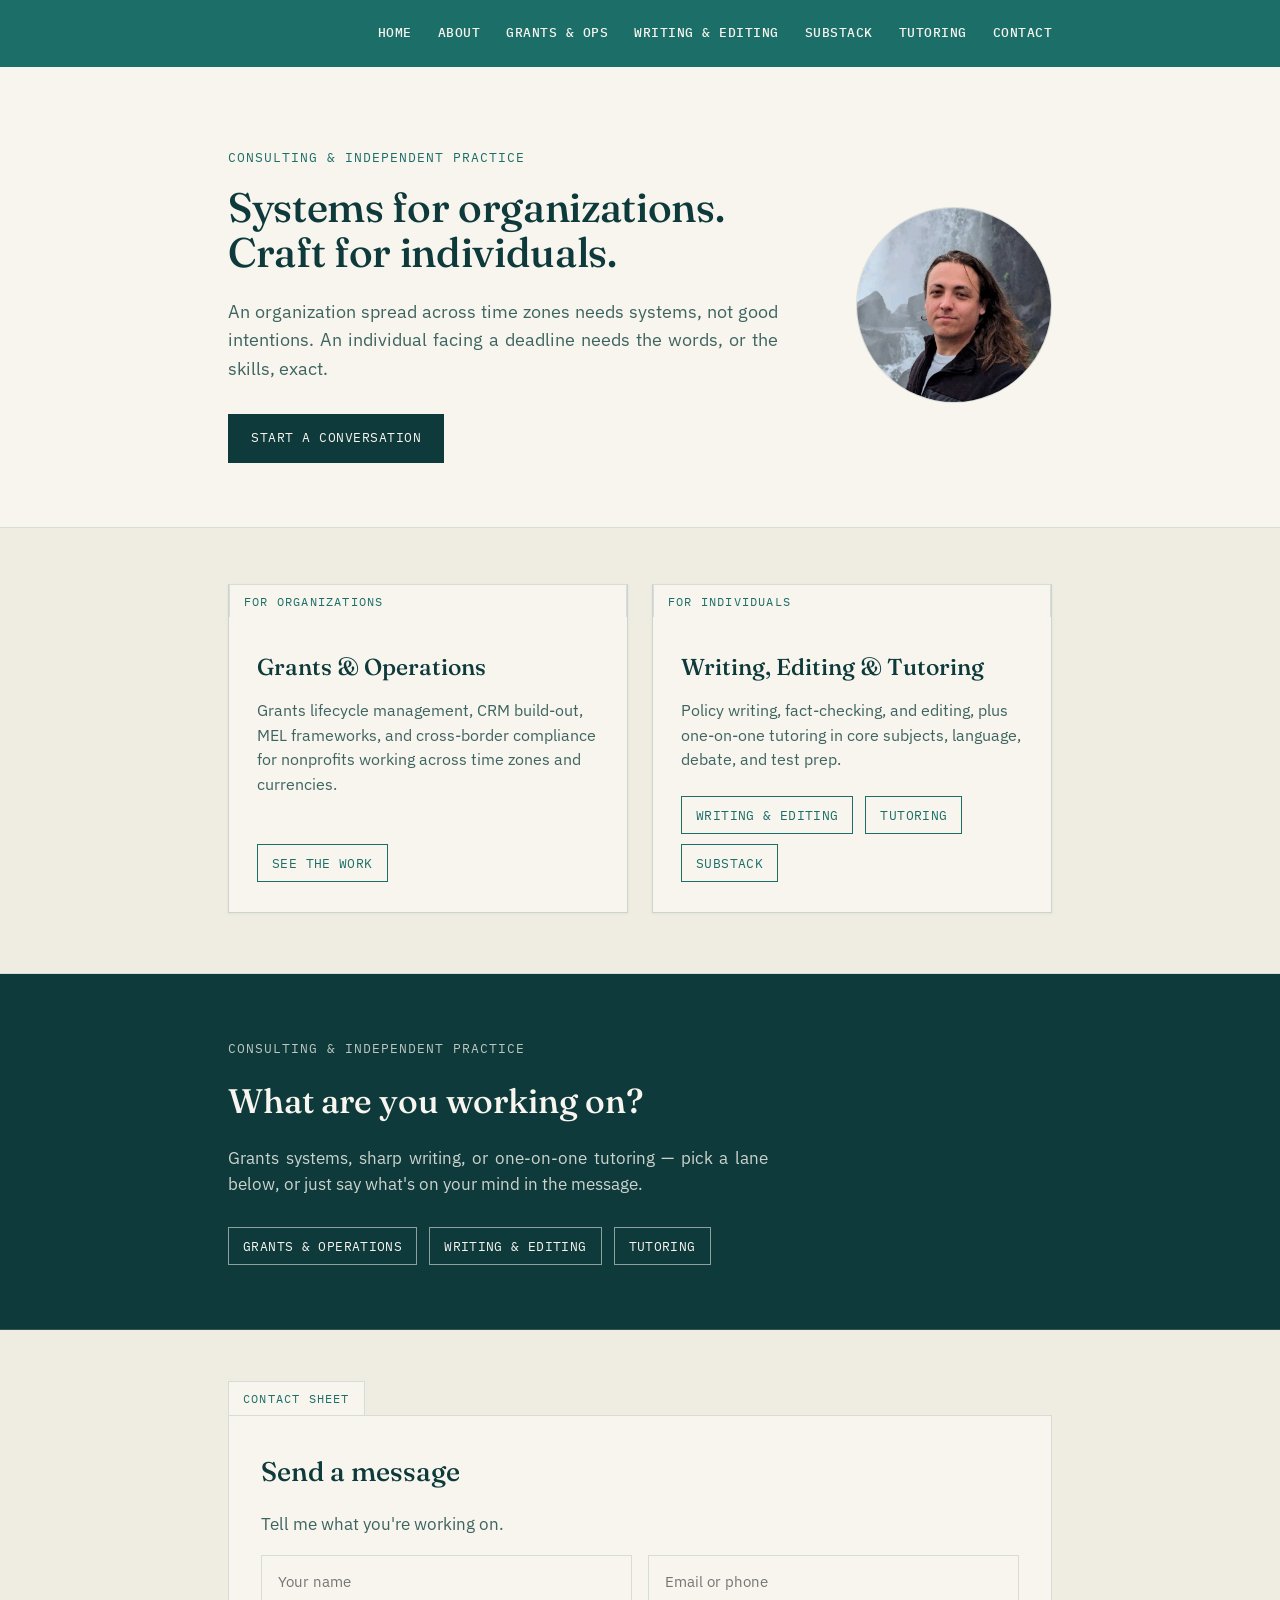
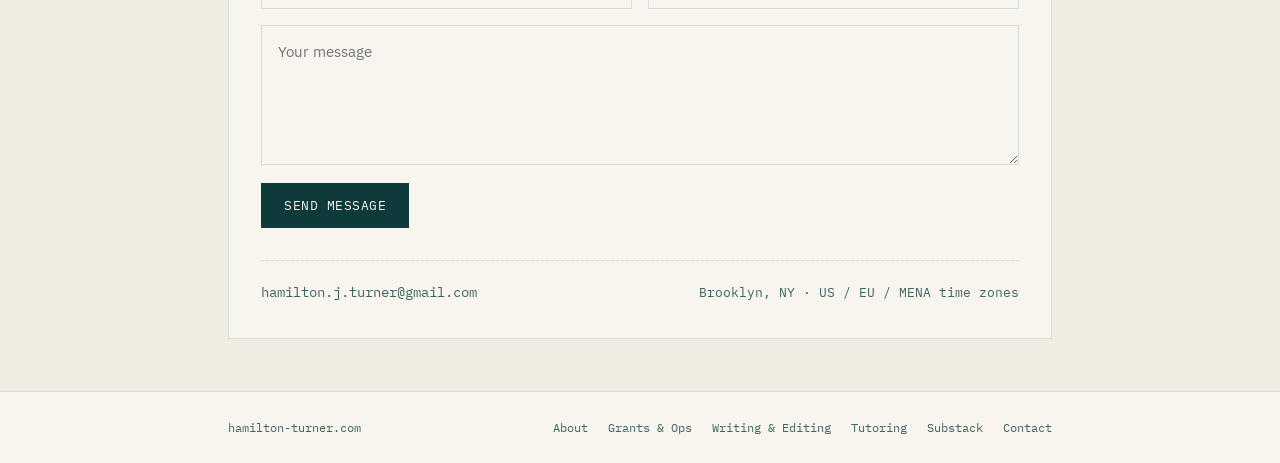
<file: index.html>
<!DOCTYPE html>
<html lang="en">
<head>
<meta charset="UTF-8">
<meta name="viewport" content="width=device-width, initial-scale=1.0">
<title>Hamilton Turner | Grants &amp; Operations, Writing, Editing, Tutoring</title>
<meta name="description" content="Grants and operations infrastructure for cross-border nonprofits, plus writing, editing, and tutoring.">
<link rel="icon" type="image/svg+xml" href="favicon.svg">
<link rel="preconnect" href="https://fonts.googleapis.com">
<link rel="preconnect" href="https://fonts.gstatic.com" crossorigin>
<link href="https://fonts.googleapis.com/css2?family=Fraunces:opsz,wght@9..144,400;9..144,500;9..144,600&family=IBM+Plex+Sans:wght@400;500;600&family=IBM+Plex+Mono:wght@400;500&display=swap" rel="stylesheet">
<link rel="stylesheet" href="styles.css?v=17">
</head>
<body>

<div class="topbar">
  <div class="wrap">
    <button class="nav-toggle" id="navToggle" aria-label="Toggle navigation" aria-expanded="false">&#9776;</button>
    <nav id="siteNav">
      <a href="index.html">Home</a>
      <a href="about.html">About</a>
      <a href="grants.html">Grants &amp; Ops</a>
      <a href="writing.html">Writing &amp; Editing</a>
      <a href="substack.html">Substack</a>
      <a href="tutoring.html">Tutoring</a>
      <a href="#contact">Contact</a>
    </nav>
  </div>
</div>

<header class="hero">
  <div class="wrap">
    <div class="hero-text">
      <div class="eyebrow">Consulting &amp; Independent Practice</div>
      <h1><span class="line">Systems for organizations.</span><span class="line">Craft for individuals.</span></h1>
      <p class="dek">An organization spread across time zones needs systems, not good intentions. An individual facing a deadline needs the words, or the skills, exact.</p>
      <div class="cta-row">
        <a class="btn teal" href="#contact">Start a conversation</a>
      </div>
    </div>
    <img class="hero-photo" src="headshot.png" alt="Hamilton Turner">
  </div>
</header>

<section class="paths" id="paths">
  <div class="wrap">
    <div class="path-grid">
      <div class="path-card">
        <span class="tab">For Organizations</span>
        <div class="path-body">
          <h2>Grants &amp; Operations</h2>
          <p>Grants lifecycle management, CRM build-out, MEL frameworks, and cross-border compliance for nonprofits working across time zones and currencies.</p>
          <div class="path-links">
            <a href="grants.html">See the work</a>
          </div>
        </div>
      </div>
      <div class="path-card">
        <span class="tab">For Individuals</span>
        <div class="path-body">
          <h2>Writing, Editing &amp; Tutoring</h2>
          <p>Policy writing, fact-checking, and editing, plus one-on-one tutoring in core subjects, language, debate, and test prep.</p>
          <div class="path-links">
            <a href="writing.html">Writing &amp; Editing</a>
            <a href="tutoring.html">Tutoring</a>
            <a href="substack.html">Substack</a>
          </div>
        </div>
      </div>
    </div>
  </div>
</section>

<section class="start-band">
  <div class="wrap">
    <div class="eyebrow">Consulting &amp; Independent Practice</div>
    <h2>What are you working on?</h2>
    <p class="lede">Grants systems, sharp writing, or one-on-one tutoring — pick a lane below, or just say what's on your mind in the message.</p>
    <div class="pills">
      <a class="pill" href="grants.html">Grants &amp; Operations</a>
      <a class="pill" href="writing.html">Writing &amp; Editing</a>
      <a class="pill" href="tutoring.html">Tutoring</a>
    </div>
  </div>
</section>

<section class="doc" id="contact" style="border-bottom: none;">
  <div class="wrap">
    <span class="tab">Contact Sheet</span>
    <div class="doc-body">
      <h2>Send a message</h2>
      <p class="lead">Tell me what you're working on.</p>
      <p class="form-success" id="contact-success" hidden>Thanks! Your message is on its way. I'll follow up soon.</p>
      <div id="contact-form-wrap">
        <form class="contact-form"
              action="https://docs.google.com/forms/d/e/1FAIpQLSfy9L0wuGUPrHy-SzDPYpov2H63rYEQqWMbcDQjGm9nJS5vcQ/formResponse"
              method="POST" target="hidden-google-form-target" onsubmit="return handleContactSubmit(event)">
          <div class="form-row">
            <input type="text" name="entry.1911373413" placeholder="Your name" aria-label="Your name" required>
            <input type="text" name="entry.384811072" placeholder="Email or phone" aria-label="Email or phone" required>
          </div>
          <textarea name="entry.669991513" placeholder="Your message" aria-label="Your message" required></textarea>
          <button type="submit" class="btn teal">Send message</button>
        </form>
      </div>
      <iframe name="hidden-google-form-target" id="hidden-google-form-target" style="display:none" aria-hidden="true" title="Form submission target"></iframe>
      <div class="contact-divider"></div>
      <div class="contact-secondary">
        <a class="email" href="mailto:hamilton.j.turner@gmail.com">hamilton.j.turner@gmail.com</a>
        <div class="contact-meta">Brooklyn, NY &middot; US / EU / MENA time zones</div>
      </div>
    </div>
  </div>
</section>

<footer>
  <div class="wrap">
    <a class="footer-home" href="index.html">hamilton-turner.com</a>
    <nav class="footer-nav">
      <a href="about.html">About</a>
      <a href="grants.html">Grants &amp; Ops</a>
      <a href="writing.html">Writing &amp; Editing</a>
      <a href="tutoring.html">Tutoring</a>
      <a href="substack.html">Substack</a>
      <a href="#contact">Contact</a>
    </nav>
  </div>
</footer>

<script defer src="scripts.js?v=17"></script>
<script>
  function handleContactSubmit(event) {
    var form = event.target;
    var iframe = document.getElementById('hidden-google-form-target');
    var success = document.getElementById('contact-success');
    iframe.addEventListener('load', function onLoad() {
      iframe.removeEventListener('load', onLoad);
      success.hidden = false;
      form.reset();
    });
    return true;
  }
</script>

</body>
</html>
</file>
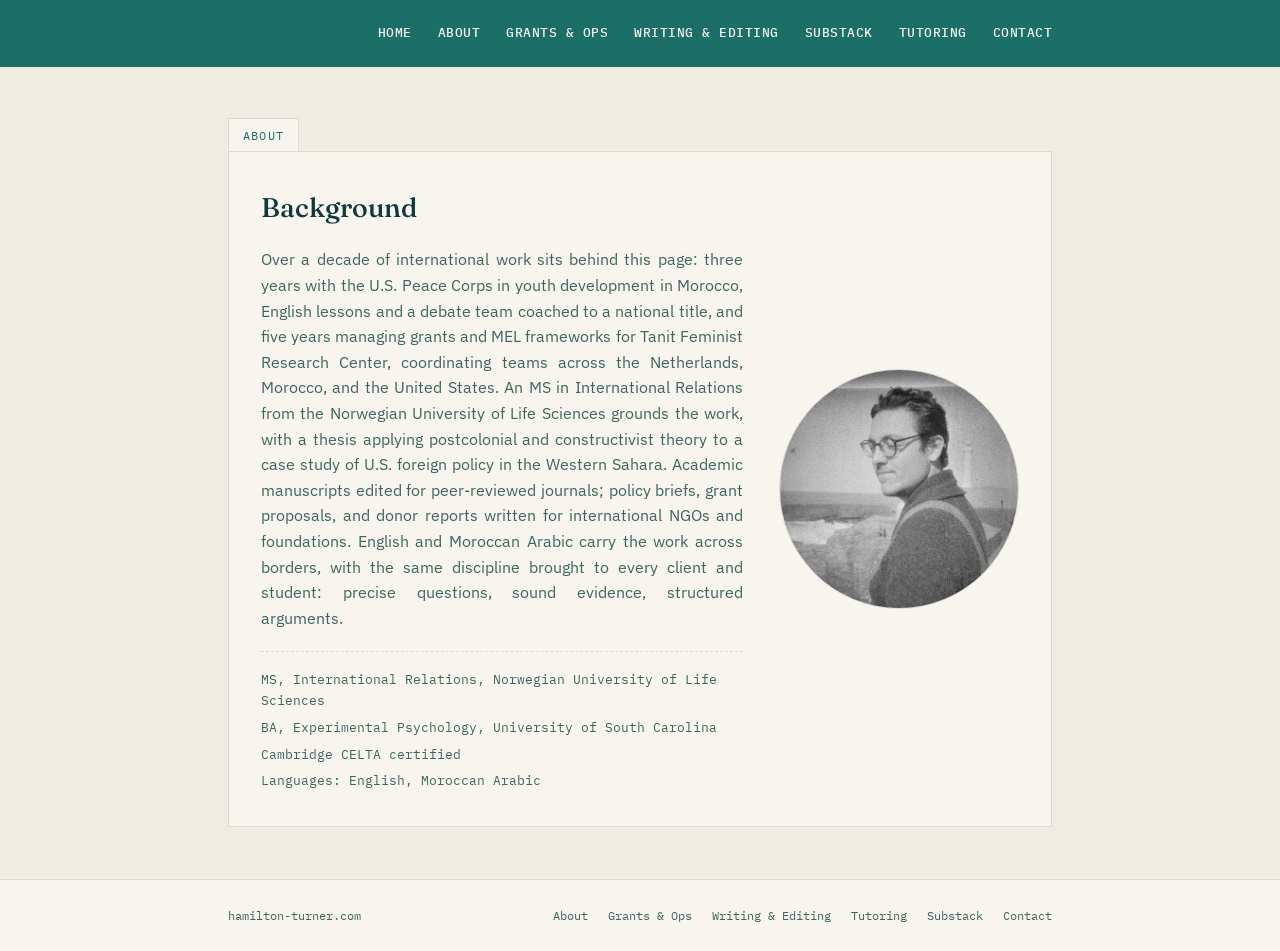
<file: about.html>
<!DOCTYPE html>
<html lang="en">
<head>
<meta charset="UTF-8">
<meta name="viewport" content="width=device-width, initial-scale=1.0">
<title>About | Hamilton Turner</title>
<meta name="description" content="Background on Hamilton Turner: international grants, operations, writing, and tutoring experience across Morocco, the Netherlands, and the United States.">
<link rel="icon" type="image/svg+xml" href="favicon.svg">
<link rel="preconnect" href="https://fonts.googleapis.com">
<link rel="preconnect" href="https://fonts.gstatic.com" crossorigin>
<link href="https://fonts.googleapis.com/css2?family=Fraunces:opsz,wght@9..144,400;9..144,500;9..144,600&family=IBM+Plex+Sans:wght@400;500;600&family=IBM+Plex+Mono:wght@400;500&display=swap" rel="stylesheet">
<link rel="stylesheet" href="styles.css?v=17">
</head>
<body>

<div class="topbar">
  <div class="wrap">
    <button class="nav-toggle" id="navToggle" aria-label="Toggle navigation" aria-expanded="false">&#9776;</button>
    <nav id="siteNav">
      <a href="index.html">Home</a>
      <a href="about.html">About</a>
      <a href="grants.html">Grants &amp; Ops</a>
      <a href="writing.html">Writing &amp; Editing</a>
      <a href="substack.html">Substack</a>
      <a href="tutoring.html">Tutoring</a>
      <a href="index.html#contact">Contact</a>
    </nav>
  </div>
</div>

<section class="doc" id="about" style="border-bottom: none;">
  <div class="wrap">
    <span class="tab">About</span>
    <div class="doc-body about-layout">
      <div class="about-grid">
        <div class="about-text">
          <h2>Background</h2>
          <p>Over a decade of international work sits behind this page: three years with the U.S. Peace Corps in youth development in Morocco, English lessons and a debate team coached to a national title, and five years managing grants and MEL frameworks for Tanit Feminist Research Center, coordinating teams across the Netherlands, Morocco, and the United States. An MS in International Relations from the Norwegian University of Life Sciences grounds the work, with a thesis applying postcolonial and constructivist theory to a case study of U.S. foreign policy in the Western Sahara. Academic manuscripts edited for peer-reviewed journals; policy briefs, grant proposals, and donor reports written for international NGOs and foundations. English and Moroccan Arabic carry the work across borders, with the same discipline brought to every client and student: precise questions, sound evidence, structured arguments.</p>
          <div class="credentials">
            <div>MS, International Relations, Norwegian University of Life Sciences</div>
            <div>BA, Experimental Psychology, University of South Carolina</div>
            <div>Cambridge CELTA certified</div>
            <div>Languages: English, Moroccan Arabic</div>
          </div>
        </div>
        <img class="about-photo" src="portrait.jpg" alt="Hamilton Turner">
      </div>
    </div>
  </div>
</section>

<footer>
  <div class="wrap">
    <a class="footer-home" href="index.html">hamilton-turner.com</a>
    <nav class="footer-nav">
      <a href="about.html">About</a>
      <a href="grants.html">Grants &amp; Ops</a>
      <a href="writing.html">Writing &amp; Editing</a>
      <a href="tutoring.html">Tutoring</a>
      <a href="substack.html">Substack</a>
      <a href="index.html#contact">Contact</a>
    </nav>
  </div>
</footer>

<script defer src="scripts.js?v=17"></script>

</body>
</html>
</file>
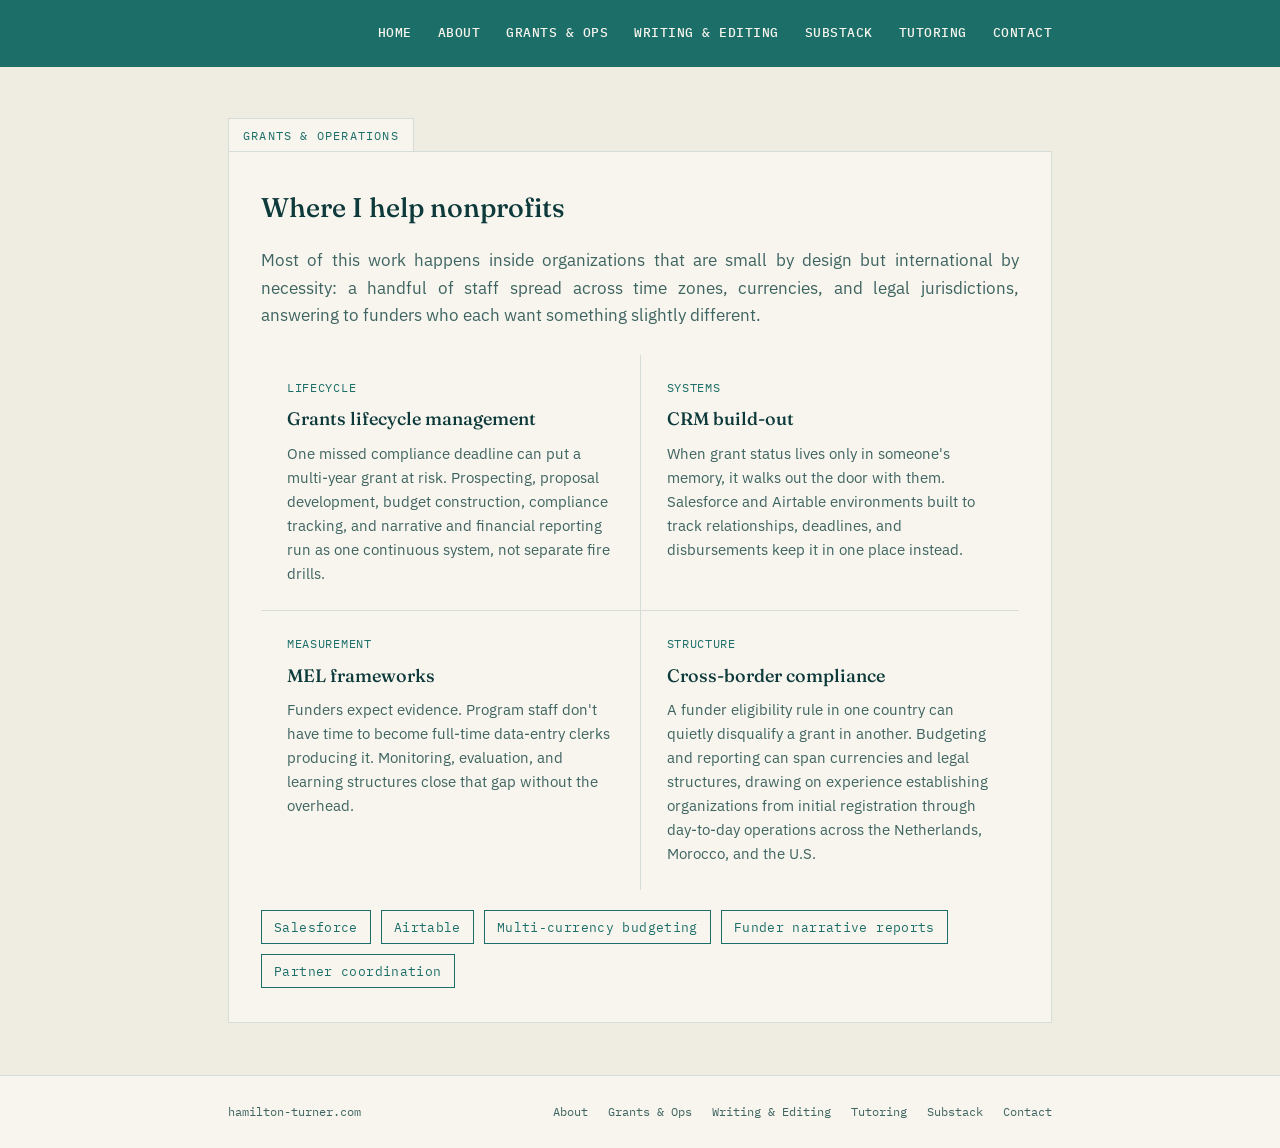
<file: grants.html>
<!DOCTYPE html>
<html lang="en">
<head>
<meta charset="UTF-8">
<meta name="viewport" content="width=device-width, initial-scale=1.0">
<title>Grants &amp; Operations | Hamilton Turner</title>
<meta name="description" content="Grants lifecycle management, CRM build-out, MEL frameworks, and cross-border compliance for nonprofits.">
<link rel="icon" type="image/svg+xml" href="favicon.svg">
<link rel="preconnect" href="https://fonts.googleapis.com">
<link rel="preconnect" href="https://fonts.gstatic.com" crossorigin>
<link href="https://fonts.googleapis.com/css2?family=Fraunces:opsz,wght@9..144,400;9..144,500;9..144,600&family=IBM+Plex+Sans:wght@400;500;600&family=IBM+Plex+Mono:wght@400;500&display=swap" rel="stylesheet">
<link rel="stylesheet" href="styles.css?v=17">
</head>
<body>

<div class="topbar">
  <div class="wrap">
    <button class="nav-toggle" id="navToggle" aria-label="Toggle navigation" aria-expanded="false">&#9776;</button>
    <nav id="siteNav">
      <a href="index.html">Home</a>
      <a href="about.html">About</a>
      <a href="grants.html">Grants &amp; Ops</a>
      <a href="writing.html">Writing &amp; Editing</a>
      <a href="substack.html">Substack</a>
      <a href="tutoring.html">Tutoring</a>
      <a href="index.html#contact">Contact</a>
    </nav>
  </div>
</div>

<section class="doc" id="grants" style="border-bottom: none;">
  <div class="wrap">
    <span class="tab">Grants &amp; Operations</span>
    <div class="doc-body">
      <h2>Where I help nonprofits</h2>
      <p class="lead">Most of this work happens inside organizations that are small by design but international by necessity: a handful of staff spread across time zones, currencies, and legal jurisdictions, answering to funders who each want something slightly different.</p>
      <div class="scope-grid">
        <div class="scope-item">
          <div class="code">LIFECYCLE</div>
          <h3>Grants lifecycle management</h3>
          <p>One missed compliance deadline can put a multi-year grant at risk. Prospecting, proposal development, budget construction, compliance tracking, and narrative and financial reporting run as one continuous system, not separate fire drills.</p>
        </div>
        <div class="scope-item">
          <div class="code">SYSTEMS</div>
          <h3>CRM build-out</h3>
          <p>When grant status lives only in someone's memory, it walks out the door with them. Salesforce and Airtable environments built to track relationships, deadlines, and disbursements keep it in one place instead.</p>
        </div>
        <div class="scope-item">
          <div class="code">MEASUREMENT</div>
          <h3>MEL frameworks</h3>
          <p>Funders expect evidence. Program staff don't have time to become full-time data-entry clerks producing it. Monitoring, evaluation, and learning structures close that gap without the overhead.</p>
        </div>
        <div class="scope-item">
          <div class="code">STRUCTURE</div>
          <h3>Cross-border compliance</h3>
          <p>A funder eligibility rule in one country can quietly disqualify a grant in another. Budgeting and reporting can span currencies and legal structures, drawing on experience establishing organizations from initial registration through day-to-day operations across the Netherlands, Morocco, and the U.S.</p>
        </div>
      </div>
      <div class="tags">
        <span class="tag">Salesforce</span>
        <span class="tag">Airtable</span>
        <span class="tag">Multi-currency budgeting</span>
        <span class="tag">Funder narrative reports</span>
        <span class="tag">Partner coordination</span>
      </div>
    </div>
  </div>
</section>

<footer>
  <div class="wrap">
    <a class="footer-home" href="index.html">hamilton-turner.com</a>
    <nav class="footer-nav">
      <a href="about.html">About</a>
      <a href="grants.html">Grants &amp; Ops</a>
      <a href="writing.html">Writing &amp; Editing</a>
      <a href="tutoring.html">Tutoring</a>
      <a href="substack.html">Substack</a>
      <a href="index.html#contact">Contact</a>
    </nav>
  </div>
</footer>

<script defer src="scripts.js?v=17"></script>

</body>
</html>
</file>
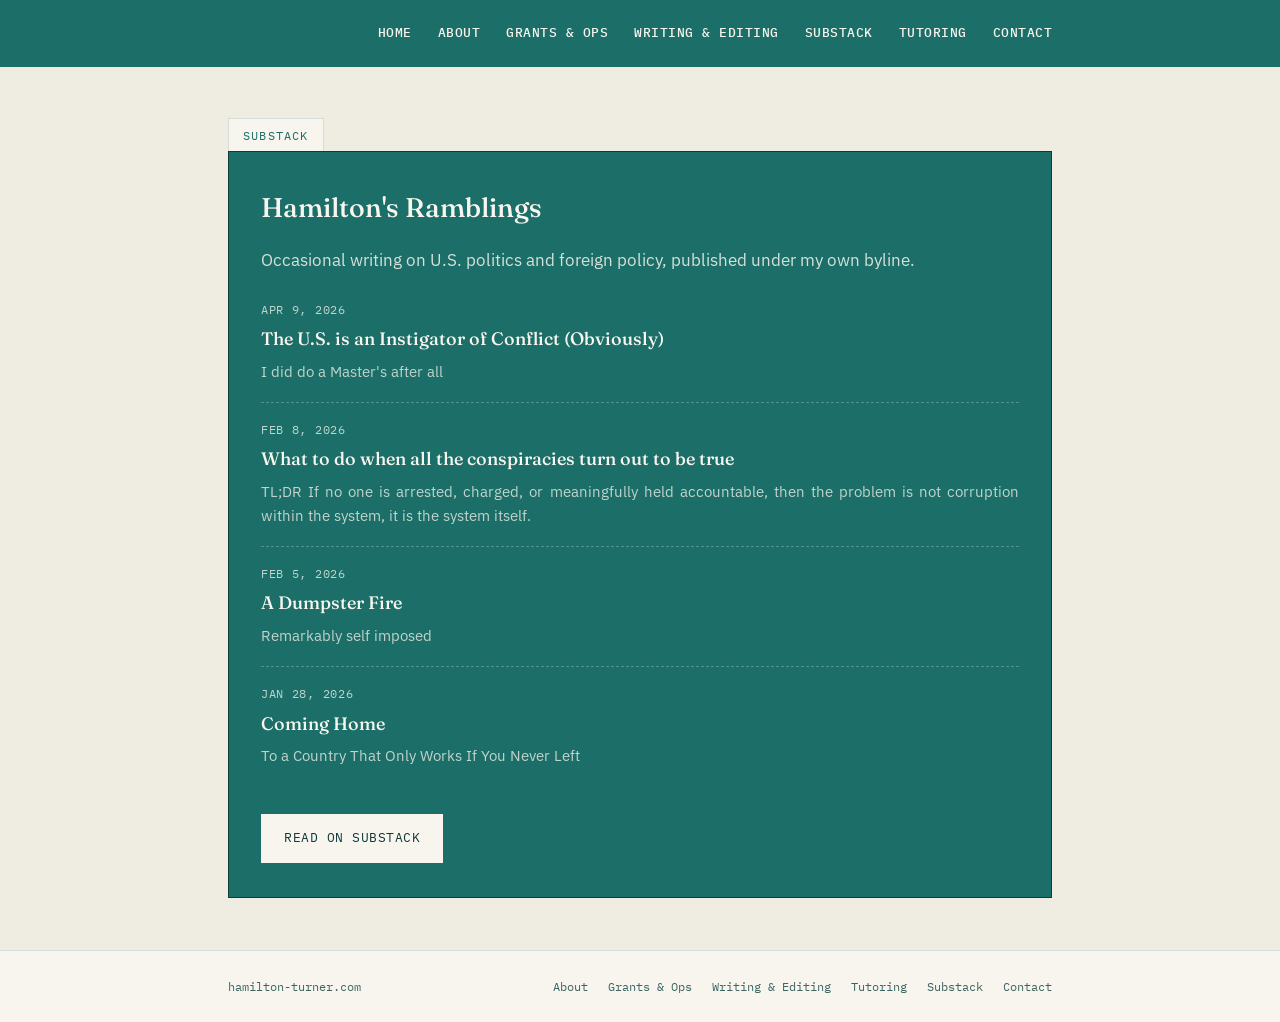
<file: substack.html>
<!DOCTYPE html>
<html lang="en">
<head>
<meta charset="UTF-8">
<meta name="viewport" content="width=device-width, initial-scale=1.0">
<title>Substack | Hamilton Turner</title>
<meta name="description" content="Hamilton's Ramblings: occasional writing on U.S. politics and foreign policy, published on Substack.">
<link rel="icon" type="image/svg+xml" href="favicon.svg">
<link rel="preconnect" href="https://fonts.googleapis.com">
<link rel="preconnect" href="https://fonts.gstatic.com" crossorigin>
<link href="https://fonts.googleapis.com/css2?family=Fraunces:opsz,wght@9..144,400;9..144,500;9..144,600&family=IBM+Plex+Sans:wght@400;500;600&family=IBM+Plex+Mono:wght@400;500&display=swap" rel="stylesheet">
<link rel="stylesheet" href="styles.css?v=17">
</head>
<body>

<div class="topbar">
  <div class="wrap">
    <button class="nav-toggle" id="navToggle" aria-label="Toggle navigation" aria-expanded="false">&#9776;</button>
    <nav id="siteNav">
      <a href="index.html">Home</a>
      <a href="about.html">About</a>
      <a href="grants.html">Grants &amp; Ops</a>
      <a href="writing.html">Writing &amp; Editing</a>
      <a href="substack.html">Substack</a>
      <a href="tutoring.html">Tutoring</a>
      <a href="index.html#contact">Contact</a>
    </nav>
  </div>
</div>

<section class="doc" id="substack" style="border-bottom: none;">
  <div class="wrap">
    <span class="tab">Substack</span>
    <div class="doc-body">
      <h2>Hamilton's Ramblings</h2>
      <p class="lead">Occasional writing on U.S. politics and foreign policy, published under my own byline.</p>
      <div class="substack-list">
        <a class="substack-entry" href="https://turnerhamilton.substack.com/p/the-us-is-an-instigator-of-conflict" target="_blank" rel="noopener">
          <div class="date">Apr 9, 2026</div>
          <h3>The U.S. is an Instigator of Conflict (Obviously)</h3>
          <p>I did do a Master's after all</p>
        </a>
        <a class="substack-entry" href="https://turnerhamilton.substack.com/p/what-to-do-when-all-the-conspiracies" target="_blank" rel="noopener">
          <div class="date">Feb 8, 2026</div>
          <h3>What to do when all the conspiracies turn out to be true</h3>
          <p>TL;DR If no one is arrested, charged, or meaningfully held accountable, then the problem is not corruption within the system, it is the system itself.</p>
        </a>
        <a class="substack-entry" href="https://turnerhamilton.substack.com/p/a-dumpster-fire" target="_blank" rel="noopener">
          <div class="date">Feb 5, 2026</div>
          <h3>A Dumpster Fire</h3>
          <p>Remarkably self imposed</p>
        </a>
        <a class="substack-entry" href="https://turnerhamilton.substack.com/p/coming-home" target="_blank" rel="noopener">
          <div class="date">Jan 28, 2026</div>
          <h3>Coming Home</h3>
          <p>To a Country That Only Works If You Never Left</p>
        </a>
      </div>
      <div class="cta-row" style="margin-top: 28px;">
        <a class="btn teal" href="https://substack.com/@turnerhamilton" target="_blank" rel="noopener">Read on Substack</a>
      </div>
    </div>
  </div>
</section>

<footer>
  <div class="wrap">
    <a class="footer-home" href="index.html">hamilton-turner.com</a>
    <nav class="footer-nav">
      <a href="about.html">About</a>
      <a href="grants.html">Grants &amp; Ops</a>
      <a href="writing.html">Writing &amp; Editing</a>
      <a href="tutoring.html">Tutoring</a>
      <a href="substack.html">Substack</a>
      <a href="index.html#contact">Contact</a>
    </nav>
  </div>
</footer>

<script defer src="scripts.js?v=17"></script>

</body>
</html>
</file>
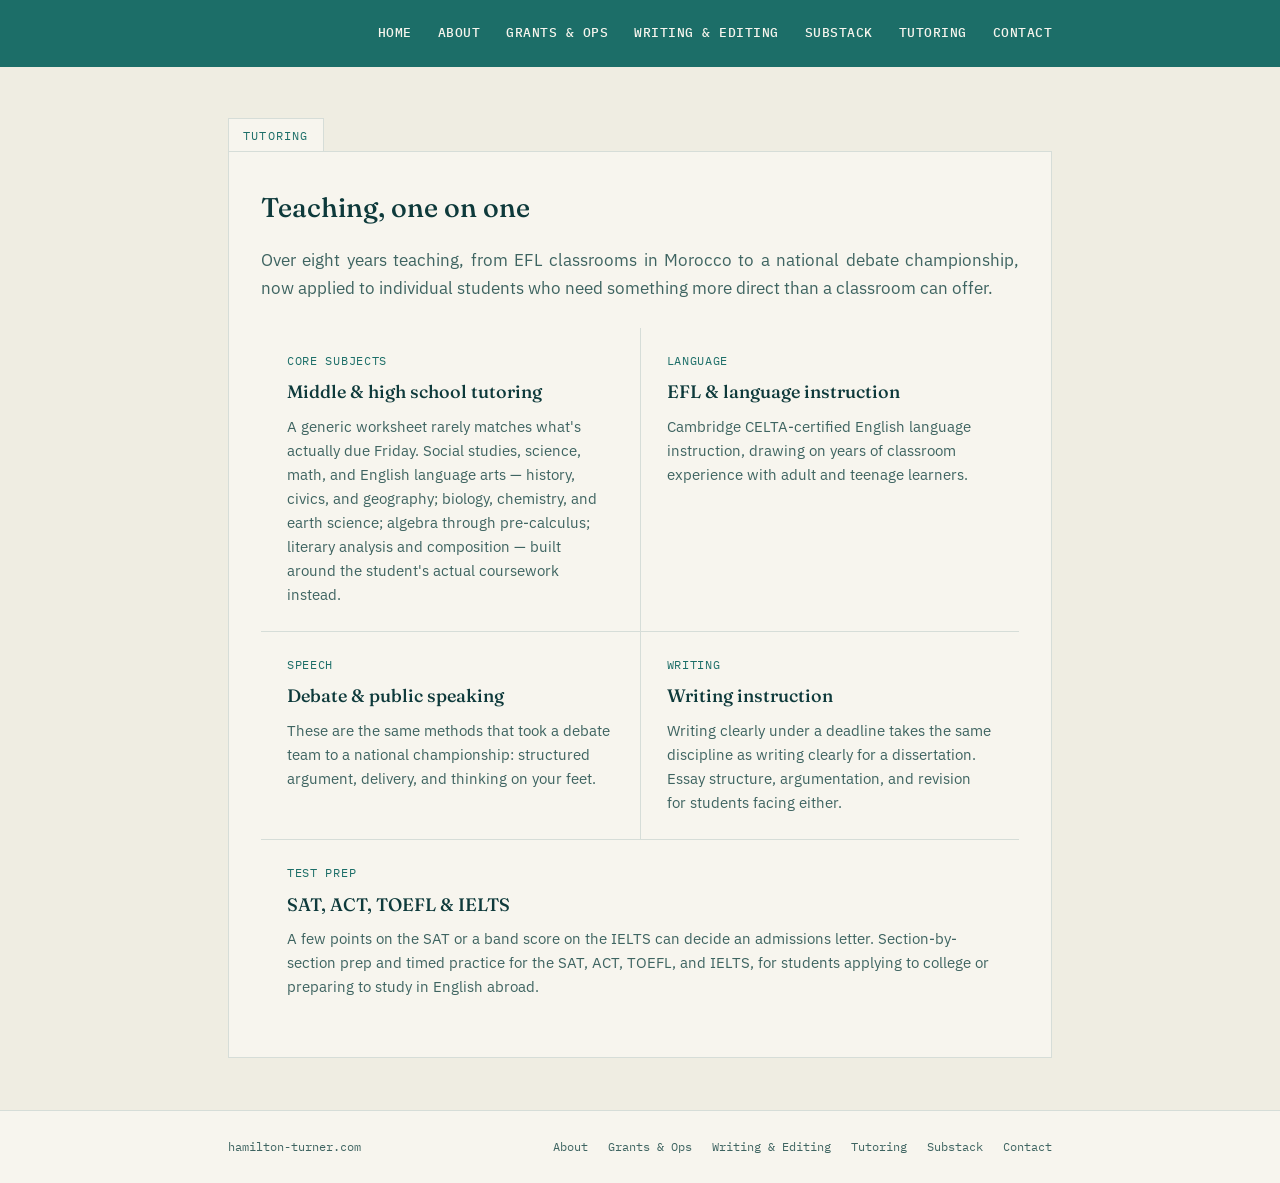
<file: tutoring.html>
<!DOCTYPE html>
<html lang="en">
<head>
<meta charset="UTF-8">
<meta name="viewport" content="width=device-width, initial-scale=1.0">
<title>Tutoring | Hamilton Turner</title>
<meta name="description" content="Middle and high school tutoring, EFL instruction, debate coaching, writing instruction, and SAT/ACT/TOEFL/IELTS test prep.">
<link rel="icon" type="image/svg+xml" href="favicon.svg">
<link rel="preconnect" href="https://fonts.googleapis.com">
<link rel="preconnect" href="https://fonts.gstatic.com" crossorigin>
<link href="https://fonts.googleapis.com/css2?family=Fraunces:opsz,wght@9..144,400;9..144,500;9..144,600&family=IBM+Plex+Sans:wght@400;500;600&family=IBM+Plex+Mono:wght@400;500&display=swap" rel="stylesheet">
<link rel="stylesheet" href="styles.css?v=17">
</head>
<body>

<div class="topbar">
  <div class="wrap">
    <button class="nav-toggle" id="navToggle" aria-label="Toggle navigation" aria-expanded="false">&#9776;</button>
    <nav id="siteNav">
      <a href="index.html">Home</a>
      <a href="about.html">About</a>
      <a href="grants.html">Grants &amp; Ops</a>
      <a href="writing.html">Writing &amp; Editing</a>
      <a href="substack.html">Substack</a>
      <a href="tutoring.html">Tutoring</a>
      <a href="index.html#contact">Contact</a>
    </nav>
  </div>
</div>

<section class="doc" id="tutoring" style="border-bottom: none;">
  <div class="wrap">
    <span class="tab">Tutoring</span>
    <div class="doc-body">
      <h2>Teaching, one on one</h2>
      <p class="lead">Over eight years teaching, from EFL classrooms in Morocco to a national debate championship, now applied to individual students who need something more direct than a classroom can offer.</p>
      <div class="scope-grid">
        <div class="scope-item">
          <div class="code">CORE SUBJECTS</div>
          <h3>Middle &amp; high school tutoring</h3>
          <p>A generic worksheet rarely matches what's actually due Friday. Social studies, science, math, and English language arts — history, civics, and geography; biology, chemistry, and earth science; algebra through pre-calculus; literary analysis and composition — built around the student's actual coursework instead.</p>
        </div>
        <div class="scope-item">
          <div class="code">LANGUAGE</div>
          <h3>EFL &amp; language instruction</h3>
          <p>Cambridge CELTA-certified English language instruction, drawing on years of classroom experience with adult and teenage learners.</p>
        </div>
        <div class="scope-item">
          <div class="code">SPEECH</div>
          <h3>Debate &amp; public speaking</h3>
          <p>These are the same methods that took a debate team to a national championship: structured argument, delivery, and thinking on your feet.</p>
        </div>
        <div class="scope-item">
          <div class="code">WRITING</div>
          <h3>Writing instruction</h3>
          <p>Writing clearly under a deadline takes the same discipline as writing clearly for a dissertation. Essay structure, argumentation, and revision for students facing either.</p>
        </div>
        <div class="scope-item">
          <div class="code">TEST PREP</div>
          <h3>SAT, ACT, TOEFL &amp; IELTS</h3>
          <p>A few points on the SAT or a band score on the IELTS can decide an admissions letter. Section-by-section prep and timed practice for the SAT, ACT, TOEFL, and IELTS, for students applying to college or preparing to study in English abroad.</p>
        </div>
      </div>
    </div>
  </div>
</section>

<footer>
  <div class="wrap">
    <a class="footer-home" href="index.html">hamilton-turner.com</a>
    <nav class="footer-nav">
      <a href="about.html">About</a>
      <a href="grants.html">Grants &amp; Ops</a>
      <a href="writing.html">Writing &amp; Editing</a>
      <a href="tutoring.html">Tutoring</a>
      <a href="substack.html">Substack</a>
      <a href="index.html#contact">Contact</a>
    </nav>
  </div>
</footer>

<script defer src="scripts.js?v=17"></script>

</body>
</html>
</file>
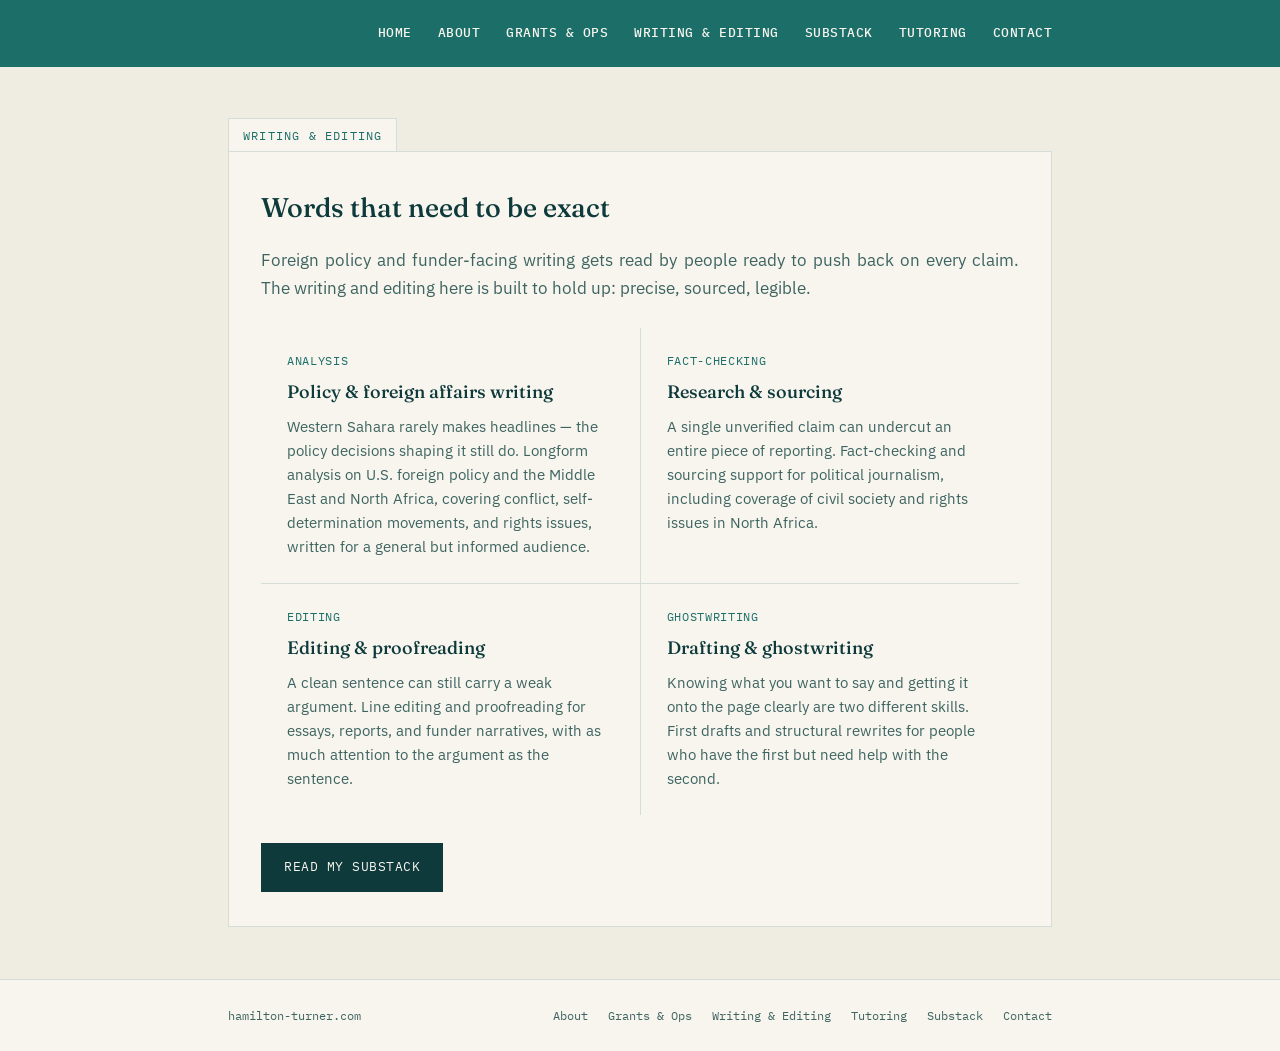
<file: writing.html>
<!DOCTYPE html>
<html lang="en">
<head>
<meta charset="UTF-8">
<meta name="viewport" content="width=device-width, initial-scale=1.0">
<title>Writing &amp; Editing | Hamilton Turner</title>
<meta name="description" content="Policy and foreign affairs writing, fact-checking, editing, and ghostwriting.">
<link rel="icon" type="image/svg+xml" href="favicon.svg">
<link rel="preconnect" href="https://fonts.googleapis.com">
<link rel="preconnect" href="https://fonts.gstatic.com" crossorigin>
<link href="https://fonts.googleapis.com/css2?family=Fraunces:opsz,wght@9..144,400;9..144,500;9..144,600&family=IBM+Plex+Sans:wght@400;500;600&family=IBM+Plex+Mono:wght@400;500&display=swap" rel="stylesheet">
<link rel="stylesheet" href="styles.css?v=17">
</head>
<body>

<div class="topbar">
  <div class="wrap">
    <button class="nav-toggle" id="navToggle" aria-label="Toggle navigation" aria-expanded="false">&#9776;</button>
    <nav id="siteNav">
      <a href="index.html">Home</a>
      <a href="about.html">About</a>
      <a href="grants.html">Grants &amp; Ops</a>
      <a href="writing.html">Writing &amp; Editing</a>
      <a href="substack.html">Substack</a>
      <a href="tutoring.html">Tutoring</a>
      <a href="index.html#contact">Contact</a>
    </nav>
  </div>
</div>

<section class="doc" id="writing" style="border-bottom: none;">
  <div class="wrap">
    <span class="tab">Writing &amp; Editing</span>
    <div class="doc-body">
      <h2>Words that need to be exact</h2>
      <p class="lead">Foreign policy and funder-facing writing gets read by people ready to push back on every claim. The writing and editing here is built to hold up: precise, sourced, legible.</p>
      <div class="scope-grid">
        <div class="scope-item">
          <div class="code">ANALYSIS</div>
          <h3>Policy &amp; foreign affairs writing</h3>
          <p>Western Sahara rarely makes headlines — the policy decisions shaping it still do. Longform analysis on U.S. foreign policy and the Middle East and North Africa, covering conflict, self-determination movements, and rights issues, written for a general but informed audience.</p>
        </div>
        <div class="scope-item">
          <div class="code">FACT-CHECKING</div>
          <h3>Research &amp; sourcing</h3>
          <p>A single unverified claim can undercut an entire piece of reporting. Fact-checking and sourcing support for political journalism, including coverage of civil society and rights issues in North Africa.</p>
        </div>
        <div class="scope-item">
          <div class="code">EDITING</div>
          <h3>Editing &amp; proofreading</h3>
          <p>A clean sentence can still carry a weak argument. Line editing and proofreading for essays, reports, and funder narratives, with as much attention to the argument as the sentence.</p>
        </div>
        <div class="scope-item">
          <div class="code">GHOSTWRITING</div>
          <h3>Drafting &amp; ghostwriting</h3>
          <p>Knowing what you want to say and getting it onto the page clearly are two different skills. First drafts and structural rewrites for people who have the first but need help with the second.</p>
        </div>
      </div>
      <div class="cta-row" style="margin-top: 28px;">
        <a class="btn teal" href="substack.html">Read my Substack</a>
      </div>
    </div>
  </div>
</section>

<footer>
  <div class="wrap">
    <a class="footer-home" href="index.html">hamilton-turner.com</a>
    <nav class="footer-nav">
      <a href="about.html">About</a>
      <a href="grants.html">Grants &amp; Ops</a>
      <a href="writing.html">Writing &amp; Editing</a>
      <a href="tutoring.html">Tutoring</a>
      <a href="substack.html">Substack</a>
      <a href="index.html#contact">Contact</a>
    </nav>
  </div>
</footer>

<script defer src="scripts.js?v=17"></script>

</body>
</html>
</file>
<file: styles.css>
:root {
  --ink: #0E3A3B;
  --ink-soft: #3E6461;
  --paper: #F7F5EE;
  --paper-raised: #EFEDE2;
  --paper-dim: #D2D0CA;
  --teal: #1C6E68;
  --teal-deep: #0E3A3B;
  --teal-mid: #2E8079;
  --rule: #D6DDD8;
  --rule-soft: #E4E8E1;
}

* { box-sizing: border-box; }

html { scroll-behavior: smooth; }

body {
  margin: 0;
  background: var(--paper);
  color: var(--ink);
  font-family: 'IBM Plex Sans', sans-serif;
  font-size: 17px;
  line-height: 1.6;
  -webkit-font-smoothing: antialiased;
}

h1, h2, h3 {
  font-family: 'Fraunces', serif;
  font-weight: 500;
  margin: 0;
  color: var(--ink);
}

.mono { font-family: 'IBM Plex Mono', monospace; }

a { color: inherit; }

::selection { background: var(--teal); color: var(--paper); }

:focus-visible {
  outline: 2px solid var(--teal-deep);
  outline-offset: 3px;
}

.wrap {
  max-width: 880px;
  margin: 0 auto;
  padding: 0 28px;
}

/* ---------- Justified body text ---------- */
p {
  text-align: justify;
  text-justify: inter-word;
  -webkit-hyphens: auto;
  -ms-hyphens: auto;
  hyphens: auto;
}

/* ---------- Top bar ---------- */
.topbar {
  position: sticky;
  top: 0;
  z-index: 100;
  background: var(--teal);
  padding: 22px 0;
}
.topbar .wrap {
  display: flex;
  justify-content: flex-end;
  align-items: baseline;
}
.topbar nav {
  display: flex;
  gap: 26px;
  font-family: 'IBM Plex Mono', monospace;
  font-size: 12.5px;
  font-weight: 500;
  letter-spacing: 0.04em;
  text-transform: uppercase;
}
.topbar nav a { white-space: nowrap; text-decoration: none; color: var(--paper); border-bottom: 1px solid transparent; padding-bottom: 2px; transition: border-color .15s ease, opacity .15s ease; }
.topbar nav a:hover { border-color: var(--paper); opacity: 0.8; }

.nav-toggle {
  display: none;
  background: none;
  border: none;
  padding: 4px;
  color: var(--paper);
  font-size: 22px;
  line-height: 1;
  cursor: pointer;
}

@media (max-width: 760px) {
  .topbar .wrap { position: relative; }
  .nav-toggle { display: block; }
  .topbar nav {
    display: none;
    position: absolute;
    top: calc(100% + 22px);
    left: 0;
    right: 0;
    flex-direction: column;
    gap: 0;
    background: var(--teal);
    border-top: 1px solid rgba(247, 245, 238, 0.25);
  }
  .topbar nav.open { display: flex; }
  .topbar nav a { padding: 14px 28px; border-bottom: 1px solid rgba(247, 245, 238, 0.15); }
}

/* ---------- Hero ---------- */
.hero {
  padding: 80px 0 64px;
  border-bottom: 1px solid var(--rule);
}
.hero .wrap {
  display: flex;
  align-items: center;
  justify-content: space-between;
  gap: 48px;
}
.hero .hero-text {
  flex: 1 1 0%;
  min-width: 0;
  width: 100%;
  container-type: inline-size;
}
.hero .hero-photo {
  flex: 0 0 auto;
  width: 196px;
  height: 196px;
  border-radius: 50%;
  object-fit: cover;
  border: 1px solid var(--rule);
}
@media (max-width: 620px) {
  .hero .wrap { flex-direction: column-reverse; }
  .hero .hero-photo { width: 120px; height: 120px; }
}
.hero .eyebrow {
  font-family: 'IBM Plex Mono', monospace;
  font-size: 12.5px;
  letter-spacing: 0.08em;
  text-transform: uppercase;
  color: var(--teal);
  margin-bottom: 18px;
}
.hero h1 {
  line-height: 1.1;
  letter-spacing: -0.01em;
}
.hero h1 .line {
  display: block;
  white-space: nowrap;
  font-size: clamp(19px, 7.1cqw, 52px);
}
.hero .dek {
  margin-top: 22px;
  max-width: 50ch;
  font-size: 18px;
  color: var(--ink-soft);
}
.hero .cta-row {
  margin-top: 30px;
  display: flex;
  gap: 16px;
  flex-wrap: wrap;
  align-items: center;
}
.btn {
  display: inline-block;
  font-family: 'IBM Plex Mono', monospace;
  font-size: 13px;
  letter-spacing: 0.04em;
  text-transform: uppercase;
  text-decoration: none;
  padding: 13px 22px;
  border: 1px solid var(--ink);
  color: var(--ink);
  background: transparent;
  transition: background .15s ease, color .15s ease;
}
.btn:hover { background: var(--ink); color: var(--paper); }
.btn.teal { border-color: var(--teal-deep); color: var(--paper); background: var(--teal-deep); }
.btn.teal:hover { background: var(--teal-mid); border-color: var(--teal-mid); }

/* ---------- Paths ---------- */
.paths {
  padding: 56px 0 60px;
  background: var(--paper-raised);
  border-bottom: 1px solid var(--rule);
}
.path-grid {
  display: grid;
  grid-template-columns: 1fr 1fr;
  gap: 24px;
  align-items: stretch;
}
@media (max-width: 680px) {
  .path-grid { grid-template-columns: 1fr; }
}
.path-card {
  border: 1px solid rgba(14, 58, 59, 0.18);
  background: var(--paper);
  box-shadow: 0 1px 3px rgba(14, 58, 59, 0.06);
  display: flex;
  flex-direction: column;
}
.path-body {
  padding: 32px 28px 30px;
  display: flex;
  flex-direction: column;
  flex: 1 1 auto;
}
.path-body h2 { font-size: 23px; }
.path-body > p { margin-top: 12px; margin-bottom: 0; color: var(--ink-soft); font-size: 15.5px; flex: 1 1 auto; text-align: left; hyphens: none; }
.path-links {
  margin-top: 24px;
  display: flex;
  flex-wrap: wrap;
  gap: 10px 12px;
}
.path-links a {
  font-family: 'IBM Plex Mono', monospace;
  font-size: 12.5px;
  letter-spacing: 0.03em;
  text-transform: uppercase;
  text-decoration: none;
  border: 1px solid var(--teal);
  color: var(--teal);
  padding: 8px 14px;
  transition: background .15s ease, color .15s ease;
}
.path-links a:hover, .path-links a:focus-visible { background: var(--teal); color: var(--paper); }

/* ---------- Start band ---------- */
.start-band {
  background: var(--teal-deep);
  padding: 64px 0;
  border-bottom: 1px solid rgba(247, 245, 238, 0.15);
}
.start-band .eyebrow {
  font-family: 'IBM Plex Mono', monospace;
  font-size: 12.5px;
  letter-spacing: 0.08em;
  text-transform: uppercase;
  color: rgba(247, 245, 238, 0.75);
  margin-bottom: 16px;
}
.start-band h2 {
  color: var(--paper);
  font-size: 34px;
}
.start-band .lede {
  color: rgba(247, 245, 238, 0.82);
  max-width: 54ch;
  margin-top: 16px;
  font-size: 16.5px;
}
.start-band .pills {
  display: flex;
  flex-wrap: wrap;
  gap: 12px;
  margin-top: 30px;
}
.start-band .pill {
  font-family: 'IBM Plex Mono', monospace;
  font-size: 12.5px;
  letter-spacing: 0.03em;
  text-transform: uppercase;
  text-decoration: none;
  border: 1px solid rgba(247, 245, 238, 0.55);
  color: var(--paper);
  padding: 8px 14px;
  transition: background .15s ease, color .15s ease, border-color .15s ease;
}
.start-band .pill:hover, .start-band .pill:focus-visible {
  background: var(--paper);
  color: var(--teal-deep);
  border-color: var(--paper);
}

/* ---------- Section shell w/ file tab ---------- */
section.doc {
  padding: 52px 0;
  background: var(--paper-raised);
  border-bottom: 1px solid var(--rule);
}
.tab {
  display: inline-flex;
  align-items: center;
  gap: 10px;
  font-family: 'IBM Plex Mono', monospace;
  font-size: 12px;
  letter-spacing: 0.1em;
  text-transform: uppercase;
  color: var(--teal);
  background: var(--paper);
  border: 1px solid var(--rule);
  border-bottom: none;
  padding: 7px 14px 6px;
  margin-bottom: -1px;
  position: relative;
  top: -1px;
}
.doc-body {
  border: 1px solid var(--rule);
  background: var(--paper);
  padding: 34px 32px;
}
@media (max-width: 620px) {
  .doc-body { padding: 26px 20px; }
}

section.doc h2 { font-size: 27px; margin-bottom: 18px; }
section.doc > .wrap > .doc-body > p.lead { color: var(--ink-soft); }

/* ---------- Scope grid ---------- */
.scope-grid {
  margin-top: 26px;
  display: grid;
  grid-template-columns: 1fr 1fr;
  gap: 1px;
  background: var(--rule);
}
@media (max-width: 620px) {
  .scope-grid { grid-template-columns: 1fr; }
}
.scope-grid .scope-item:last-child:nth-child(odd) { grid-column: 1 / -1; }
.scope-item {
  background: var(--paper);
  padding: 24px 26px;
}
.scope-item .code {
  font-family: 'IBM Plex Mono', monospace;
  font-size: 11.5px;
  color: var(--teal);
  letter-spacing: 0.06em;
}
.scope-item h3 { font-size: 18px; margin-top: 8px; margin-bottom: 8px; }
.scope-item p { font-size: 15px; margin: 0; color: var(--ink-soft); text-align: left; hyphens: none; }

/* ---------- Tags ---------- */
.tags { margin-top: 20px; display: flex; flex-wrap: wrap; gap: 10px; }
.tag {
  font-family: 'IBM Plex Mono', monospace;
  font-size: 12.5px;
  letter-spacing: 0.03em;
  border: 1px solid var(--teal);
  color: var(--teal);
  padding: 6px 12px;
}

/* ---------- Substack ---------- */
.substack-list {
  margin-top: 26px;
  display: flex;
  flex-direction: column;
}
.substack-entry {
  display: block;
  text-decoration: none;
  color: inherit;
  padding: 18px 0;
  border-top: 1px dashed var(--rule);
}
.substack-list .substack-entry:first-child { border-top: none; padding-top: 0; }
.substack-entry .date {
  font-family: 'IBM Plex Mono', monospace;
  font-size: 11.5px;
  letter-spacing: 0.06em;
  text-transform: uppercase;
  color: var(--teal);
}
.substack-entry h3 {
  font-size: 18px;
  margin-top: 6px;
  margin-bottom: 6px;
  transition: color .15s ease;
}
.substack-entry:hover h3 { color: var(--teal); }
.substack-entry p { font-size: 15px; margin: 0; color: var(--ink-soft); }

#substack .doc-body {
  background: var(--teal);
  border-color: var(--teal-deep);
}
#substack h2 { color: var(--paper); }
#substack > .wrap > .doc-body > p.lead { color: rgba(247, 245, 238, 0.85); }
#substack .substack-entry { border-top-color: rgba(247, 245, 238, 0.25); }
#substack .substack-entry .date { color: rgba(247, 245, 238, 0.75); transition: color .15s ease; }
#substack .substack-entry h3 { color: var(--paper); }
#substack .substack-entry p { color: rgba(247, 245, 238, 0.75); }
#substack .substack-entry:hover h3,
#substack .substack-entry:hover .date,
#substack .substack-entry:focus-visible h3,
#substack .substack-entry:focus-visible .date,
#substack .substack-entry:active h3,
#substack .substack-entry:active .date {
  color: var(--paper-dim);
}
#substack a:focus-visible { outline-color: var(--paper); }
#substack .btn.teal {
  background: var(--paper);
  color: var(--teal-deep);
  border-color: var(--paper);
}
#substack .btn.teal:hover {
  background: var(--paper-dim);
  border-color: var(--paper-dim);
  color: var(--teal-deep);
}

/* ---------- About ---------- */
.about-layout p { font-size: 16px; color: var(--ink-soft); }
.credentials {
  margin-top: 20px;
  padding-top: 18px;
  border-top: 1px dashed var(--rule);
  font-family: 'IBM Plex Mono', monospace;
  font-size: 13px;
  color: var(--ink-soft);
  display: grid;
  gap: 6px;
}
.about-grid {
  display: flex;
  gap: 36px;
  align-items: center;
}
.about-grid .about-text { flex: 1 1 auto; min-width: 0; }
.about-photo {
  flex: 0 0 auto;
  width: 240px;
  height: 240px;
  border-radius: 50%;
  object-fit: cover;
  border: 1px solid var(--rule);
}
@media (max-width: 680px) {
  .about-grid { flex-direction: column-reverse; align-items: stretch; }
  .about-photo { width: 180px; height: 180px; align-self: center; }
}

/* ---------- Contact ---------- */
.contact-form .form-row {
  display: flex;
  flex-wrap: wrap;
  gap: 16px;
}
.contact-form .form-row input {
  flex: 1 1 220px;
  min-width: 0;
}
.contact-form input[type="text"],
.contact-form textarea {
  display: block;
  width: 100%;
  font-family: 'IBM Plex Sans', sans-serif;
  font-size: 15px;
  line-height: 1.6;
  color: var(--ink);
  background: var(--paper);
  border: 1px solid var(--rule);
  padding: 14px 16px;
  resize: vertical;
}
.contact-form textarea {
  min-height: 140px;
  margin-top: 16px;
}
.contact-form input[type="text"]:focus-visible,
.contact-form textarea:focus-visible {
  outline: 2px solid var(--teal-deep);
  outline-offset: 2px;
}
.contact-form button { margin-top: 18px; }
.form-success {
  font-size: 16px;
  font-weight: 500;
  color: var(--teal-deep);
  margin: 16px 0 22px;
}
.contact-divider {
  border-top: 1px dashed var(--rule);
  margin: 32px 0 20px;
}
.contact-secondary {
  display: flex;
  justify-content: space-between;
  align-items: baseline;
  flex-wrap: wrap;
  gap: 8px 24px;
}
.contact-secondary a.email {
  display: inline-block;
  max-width: 100%;
  font-family: 'IBM Plex Mono', monospace;
  font-size: 14px;
  text-decoration: none;
  color: var(--ink-soft);
  border-bottom: 1px solid transparent;
  overflow-wrap: break-word;
  word-break: break-word;
  transition: color .15s ease, border-color .15s ease;
}
.contact-secondary a.email:hover { color: var(--teal); border-color: var(--teal); }
.contact-meta {
  font-family: 'IBM Plex Mono', monospace;
  font-size: 12.5px;
  color: var(--ink-soft);
}

footer {
  border-top: 1px solid var(--rule);
  padding: 26px 0;
  font-family: 'IBM Plex Mono', monospace;
  font-size: 12px;
  color: var(--ink-soft);
}
footer .wrap {
  display: flex;
  justify-content: space-between;
  align-items: center;
  flex-wrap: wrap;
  gap: 12px 28px;
}
footer .footer-home {
  color: var(--ink-soft);
  text-decoration: none;
  transition: color .15s ease;
}
footer .footer-home:hover { color: var(--teal); }
footer .footer-nav {
  display: flex;
  flex-wrap: wrap;
  gap: 8px 20px;
}
footer .footer-nav a {
  color: var(--ink-soft);
  text-decoration: none;
  transition: color .15s ease;
}
footer .footer-nav a:hover { color: var(--teal); }

@media (prefers-reduced-motion: reduce) {
  html { scroll-behavior: auto; }
}
</file>
